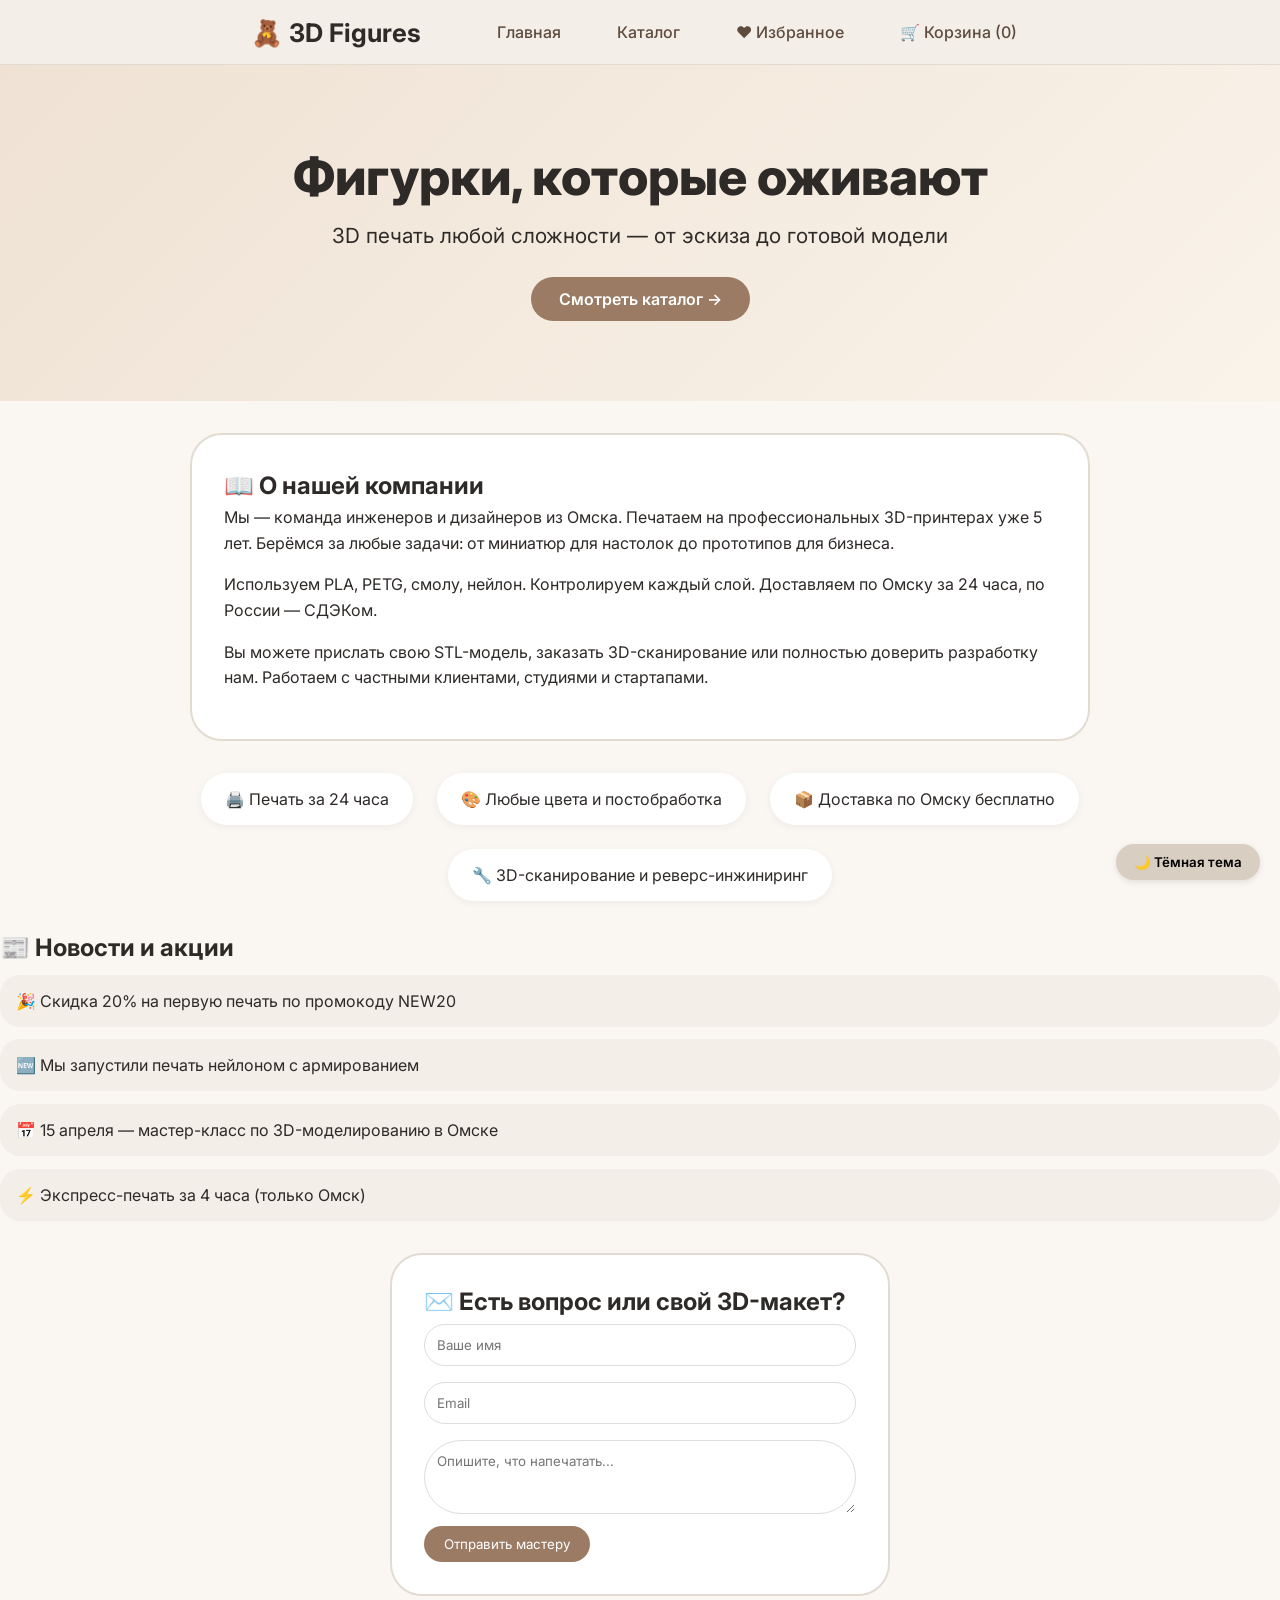
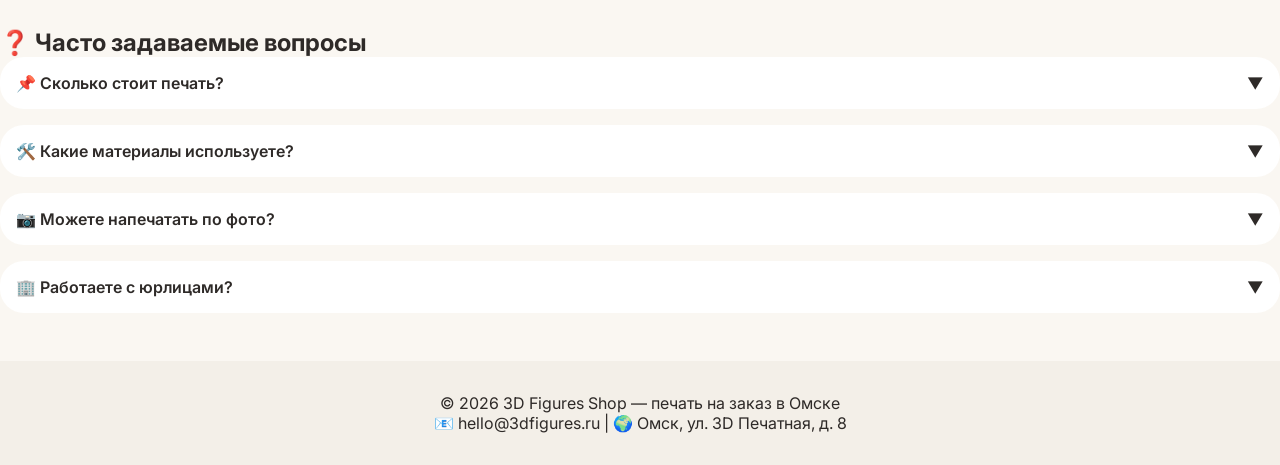
<file: index.html>
<!DOCTYPE html>
<html lang="ru">
<head>
    <meta charset="UTF-8">
    <script type="text/javascript">
        (function(c,l,a,r,i,t,y){
            c[a]=c[a]||function(){(c[a].q=c[a].q||[]).push(arguments)};
            t=l.createElement(r);t.async=1;t.src="https://www.clarity.ms/tag/"+i;
            y=l.getElementsByTagName(r)[0];y.parentNode.insertBefore(t,y);
        })(window, document, "clarity", "script", "w7l7iz6m93");
    </script>
    <meta name="viewport" content="width=device-width, initial-scale=1.0">
    <title>3D Figures — печать на заказ в Омске</title>
    <link rel="stylesheet" href="style.css">
    <link href="https://fonts.googleapis.com/css2?family=Inter:opsz,wght@14..32,300;400;500;600;700;800&display=swap" rel="stylesheet">
</head>
<body>

<div class="emoji-bg-hero">🐉 🦄 🤖 🐱 🦉 🧸 🎨 🖨️ ✨ 🚀 ⚡ 🧙 🗡️ 🏰 🐲 🦊 🐝 🌟 🔥 💎</div>

<button id="themeToggle" class="theme-btn">🌙 Тёмная тема</button>
<button id="goTop" class="go-top">↑ Наверх</button>

<header>
    <div class="logo">🧸 3D Figures</div>
    <nav>
        <a href="index.html">Главная</a>
        <a href="catalog.html">Каталог</a>
        <a href="favorites.html">❤️ Избранное</a>
        <a href="cart.html">🛒 Корзина (<span id="cartCount">0</span>)</a>
    </nav>
</header>

<main>
    <section class="hero">
        <div class="hero-text">
            <h1>Фигурки, которые оживают</h1>
            <p>3D печать любой сложности — от эскиза до готовой модели</p>
            <a href="catalog.html" class="btn-primary">Смотреть каталог →</a>
        </div>
    </section>

    <section class="about-card">
        <h2>📖 О нашей компании</h2>
        <p>Мы — команда инженеров и дизайнеров из Омска. Печатаем на профессиональных 3D-принтерах уже 5 лет. Берёмся за любые задачи: от миниатюр для настолок до прототипов для бизнеса.</p>
        <p>Используем PLA, PETG, смолу, нейлон. Контролируем каждый слой. Доставляем по Омску за 24 часа, по России — СДЭКом.</p>
        <p>Вы можете прислать свою STL-модель, заказать 3D-сканирование или полностью доверить разработку нам. Работаем с частными клиентами, студиями и стартапами.</p>
    </section>

    <section class="features">
        <div class="feature-card">🖨️ Печать за 24 часа</div>
        <div class="feature-card">🎨 Любые цвета и постобработка</div>
        <div class="feature-card">📦 Доставка по Омску бесплатно</div>
        <div class="feature-card">🔧 3D-сканирование и реверс-инжиниринг</div>
    </section>

    <section class="news">
        <h2>📰 Новости и акции</h2>
        <div class="news-item">🎉 Скидка 20% на первую печать по промокоду NEW20</div>
        <div class="news-item">🆕 Мы запустили печать нейлоном с армированием</div>
        <div class="news-item">📅 15 апреля — мастер-класс по 3D-моделированию в Омске</div>
        <div class="news-item">⚡ Экспресс-печать за 4 часа (только Омск)</div>
    </section>

    <section class="contact-form">
        <h2>✉️ Есть вопрос или свой 3D-макет?</h2>
        <form id="feedbackForm">
            <input type="text" placeholder="Ваше имя" required>
            <input type="email" placeholder="Email" required>
            <textarea rows="3" placeholder="Опишите, что напечатать..."></textarea>
            <button type="submit">Отправить мастеру</button>
        </form>
        <p id="formMessage" class="form-message"></p>
    </section>

    <section class="faq">
        <h2>❓ Часто задаваемые вопросы</h2>
        <div class="faq-item">
            <div class="faq-question">📌 Сколько стоит печать? <span class="faq-arrow">▼</span></div>
            <div class="faq-answer">От 500₽ за модель. Точную цену считаем по граммам и времени печати. Для сложных проектов делаем смету бесплатно.</div>
        </div>
        <div class="faq-item">
            <div class="faq-question">🛠️ Какие материалы используете? <span class="faq-arrow">▼</span></div>
            <div class="faq-answer">PLA, PETG, ABS, нейлон, фотополимерная смола. Можем делать прозрачные, гибкие и армированные детали.</div>
        </div>
        <div class="faq-item">
            <div class="faq-question">📷 Можете напечатать по фото? <span class="faq-arrow">▼</span></div>
            <div class="faq-answer">Да, мы моделируем с нуля по фото, чертежам или 3D-скану. Стоимость моделирования от 1000₽.</div>
        </div>
        <div class="faq-item">
            <div class="faq-question">🏢 Работаете с юрлицами? <span class="faq-arrow">▼</span></div>
            <div class="faq-answer">Да, с НДС и без, закрывающие документы. Работаем по договору и безналу.</div>
        </div>
    </section>
</main>

<footer>
    <p>© 2026 3D Figures Shop — печать на заказ в Омске</p>
    <p>📧 hello@3dfigures.ru | 🌍 Омск, ул. 3D Печатная, д. 8</p>
</footer>

<script src="script.js"></script>
</body>
</html>
</file>
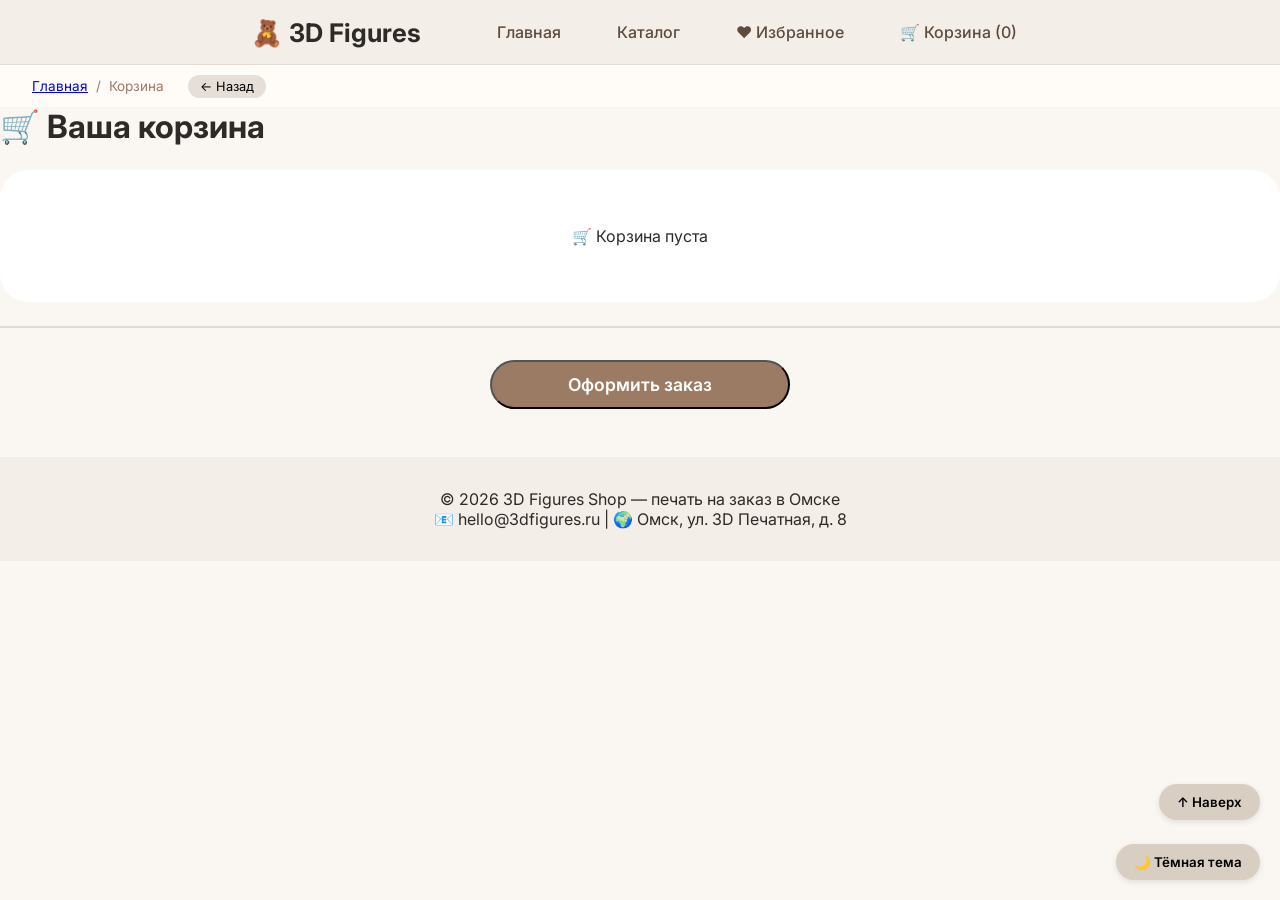
<file: cart.html>
<!DOCTYPE html>
<html lang="ru">
<head>
    <meta charset="UTF-8">
    <script type="text/javascript">
        (function(c,l,a,r,i,t,y){
            c[a]=c[a]||function(){(c[a].q=c[a].q||[]).push(arguments)};
            t=l.createElement(r);t.async=1;t.src="https://www.clarity.ms/tag/"+i;
            y=l.getElementsByTagName(r)[0];y.parentNode.insertBefore(t,y);
        })(window, document, "clarity", "script", "w7l7iz6m93");
    </script>
    <meta name="viewport" content="width=device-width, initial-scale=1.0">
    <title>Корзина — 3D Figures</title>
    <link rel="stylesheet" href="style.css">
    <link href="https://fonts.googleapis.com/css2?family=Inter:opsz,wght@14..32,300;400;500;600;700;800&display=swap" rel="stylesheet">
</head>
<body>

<button id="themeToggle" class="theme-btn">🌙 Тёмная тема</button>
<button id="goTop" class="go-top">↑ Наверх</button>

<header>
    <div class="logo">🧸 3D Figures</div>
    <nav>
        <a href="index.html">Главная</a>
        <a href="catalog.html">Каталог</a>
        <a href="favorites.html">❤️ Избранное</a>
        <a href="cart.html">🛒 Корзина (<span id="cartCount">0</span>)</a>
    </nav>
</header>

<div class="breadcrumbs">
    <a href="index.html">Главная</a> <span>/</span> <span>Корзина</span>
    <button class="back-btn" onclick="history.back()">← Назад</button>
</div>

<main>
    <h1>🛒 Ваша корзина</h1>
    <div id="cartItems" class="cart-items"></div>
    <div id="cartTotal" class="cart-total"></div>
    <button id="checkoutBtn" class="btn-primary checkout-btn">Оформить заказ</button>
</main>

<footer>
    <p>© 2026 3D Figures Shop — печать на заказ в Омске</p>
    <p>📧 hello@3dfigures.ru | 🌍 Омск, ул. 3D Печатная, д. 8</p>
</footer>

<script src="script.js"></script>
</body>
</html>
</file>
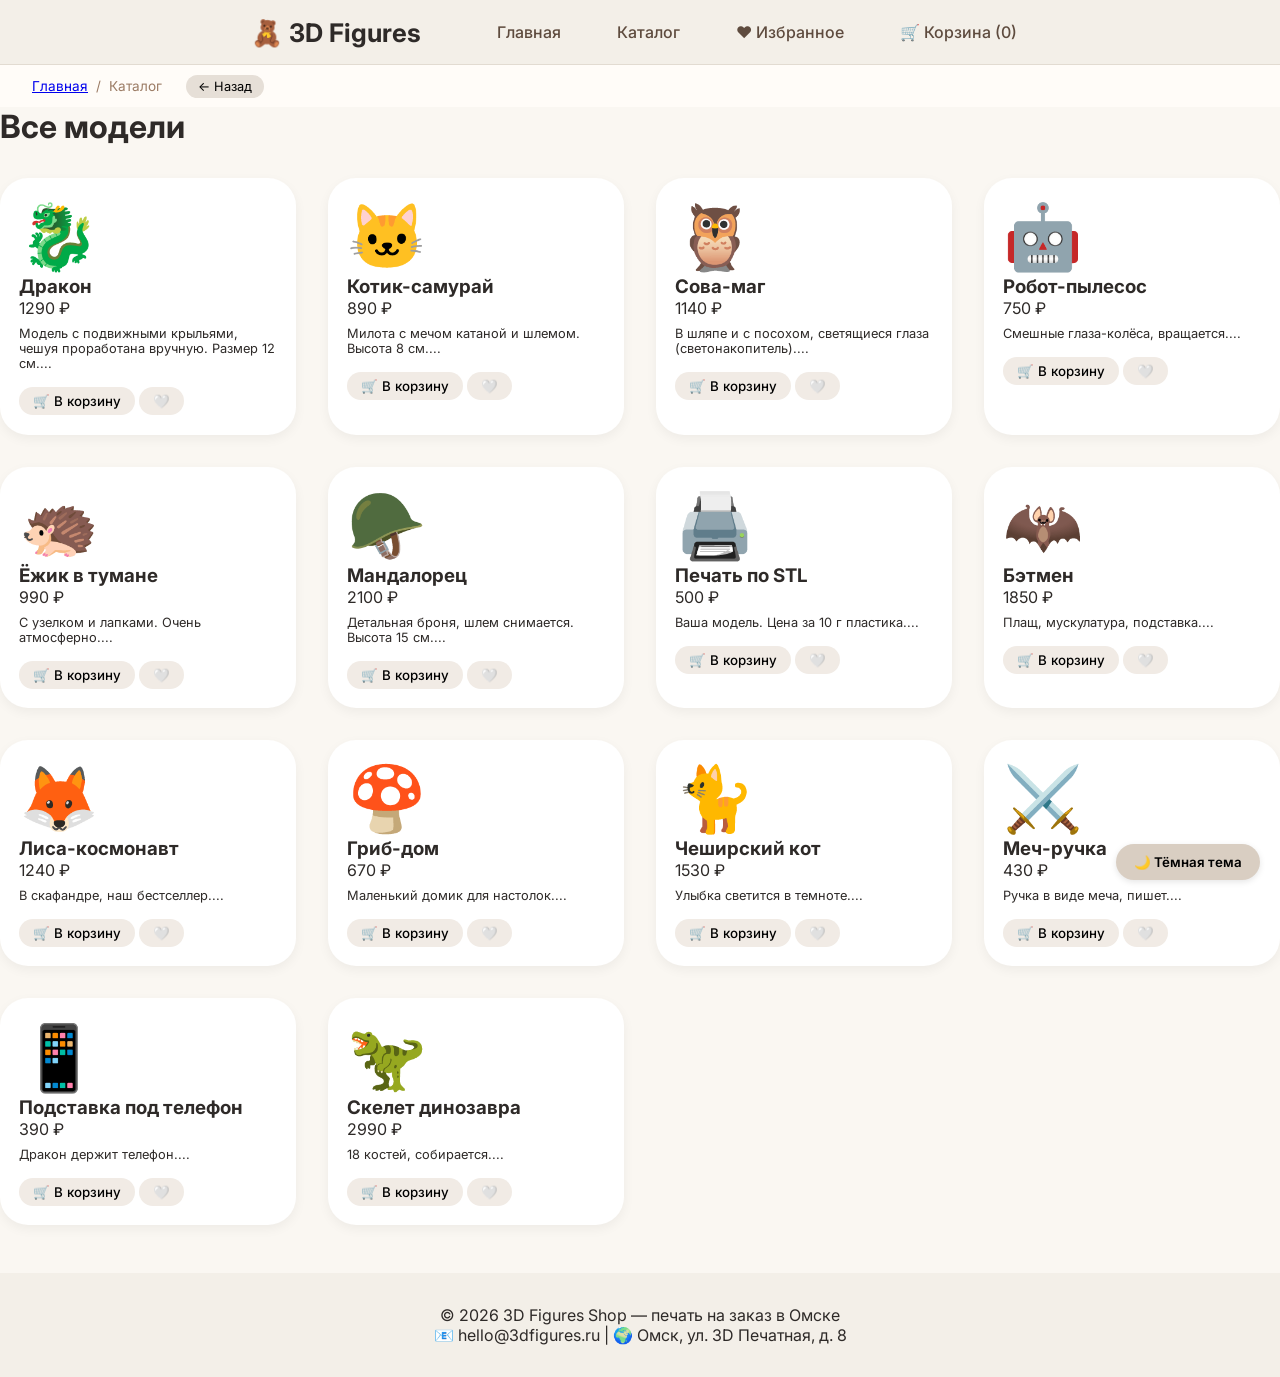
<file: catalog.html>
<!DOCTYPE html>
<html lang="ru">
<head>
    <meta charset="UTF-8">
    <script type="text/javascript">
        (function(c,l,a,r,i,t,y){
            c[a]=c[a]||function(){(c[a].q=c[a].q||[]).push(arguments)};
            t=l.createElement(r);t.async=1;t.src="https://www.clarity.ms/tag/"+i;
            y=l.getElementsByTagName(r)[0];y.parentNode.insertBefore(t,y);
        })(window, document, "clarity", "script", "w7l7iz6m93");
    </script>
    <meta name="viewport" content="width=device-width, initial-scale=1.0">
    <title>Каталог — 3D Figures</title>
    <link rel="stylesheet" href="style.css">
    <link href="https://fonts.googleapis.com/css2?family=Inter:opsz,wght@14..32,300;400;500;600;700;800&display=swap" rel="stylesheet">
</head>
<body>

<button id="themeToggle" class="theme-btn">🌙 Тёмная тема</button>
<button id="goTop" class="go-top">↑ Наверх</button>

<header>
    <div class="logo">🧸 3D Figures</div>
    <nav>
        <a href="index.html">Главная</a>
        <a href="catalog.html">Каталог</a>
        <a href="favorites.html">❤️ Избранное</a>
        <a href="cart.html">🛒 Корзина (<span id="cartCount">0</span>)</a>
    </nav>
</header>

<div class="breadcrumbs">
    <a href="index.html">Главная</a> <span>/</span> <span>Каталог</span>
    <button class="back-btn" onclick="history.back()">← Назад</button>
</div>

<main>
    <h1>Все модели</h1>
    <div class="product-grid" id="catalogGrid"></div>
</main>

<footer>
    <p>© 2026 3D Figures Shop — печать на заказ в Омске</p>
    <p>📧 hello@3dfigures.ru | 🌍 Омск, ул. 3D Печатная, д. 8</p>
</footer>

<script src="script.js"></script>
</body>
</html>
</file>
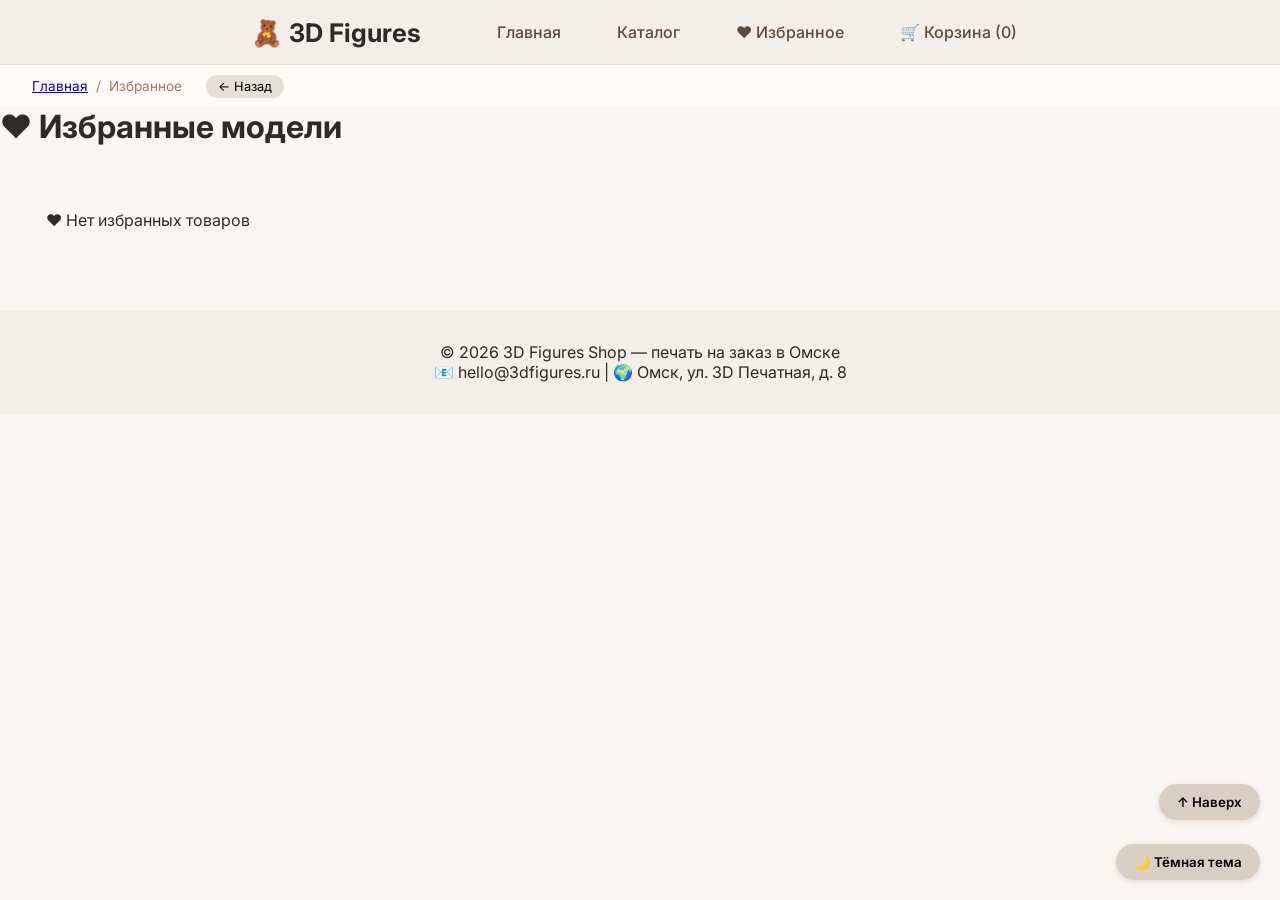
<file: favorites.html>
<!DOCTYPE html>
<html lang="ru">
<head>
    <meta charset="UTF-8">
    <script type="text/javascript">
        (function(c,l,a,r,i,t,y){
            c[a]=c[a]||function(){(c[a].q=c[a].q||[]).push(arguments)};
            t=l.createElement(r);t.async=1;t.src="https://www.clarity.ms/tag/"+i;
            y=l.getElementsByTagName(r)[0];y.parentNode.insertBefore(t,y);
        })(window, document, "clarity", "script", "w7l7iz6m93");
    </script>
    <meta name="viewport" content="width=device-width, initial-scale=1.0">
    <title>Избранное — 3D Figures</title>
    <link rel="stylesheet" href="style.css">
    <link href="https://fonts.googleapis.com/css2?family=Inter:opsz,wght@14..32,300;400;500;600;700;800&display=swap" rel="stylesheet">
</head>
<body>

<button id="themeToggle" class="theme-btn">🌙 Тёмная тема</button>
<button id="goTop" class="go-top">↑ Наверх</button>

<header>
    <div class="logo">🧸 3D Figures</div>
    <nav>
        <a href="index.html">Главная</a>
        <a href="catalog.html">Каталог</a>
        <a href="favorites.html">❤️ Избранное</a>
        <a href="cart.html">🛒 Корзина (<span id="cartCount">0</span>)</a>
    </nav>
</header>

<div class="breadcrumbs">
    <a href="index.html">Главная</a> <span>/</span> <span>Избранное</span>
    <button class="back-btn" onclick="history.back()">← Назад</button>
</div>

<main>
    <h1>❤️ Избранные модели</h1>
    <div id="favoritesGrid" class="product-grid"></div>
</main>

<footer>
    <p>© 2026 3D Figures Shop — печать на заказ в Омске</p>
    <p>📧 hello@3dfigures.ru | 🌍 Омск, ул. 3D Печатная, д. 8</p>
</footer>

<script src="script.js"></script>
</body>
</html>
</file>
<file: style.css>
* {
    margin: 0;
    padding: 0;
    box-sizing: border-box;
    font-family: 'Inter', sans-serif;
    transition: all 0.2s ease;
}
body {
    background-color: #faf7f2;
    color: #2e2a28;
}
body.dark {
    background-color: #1a1a1e;
    color: #e0e0e0;
}
.emoji-bg-hero {
    position: absolute;
    top: 0;
    left: 0;
    width: 100%;
    font-size: 60px;
    opacity: 0.06;
    pointer-events: none;
    white-space: nowrap;
    overflow: hidden;
    z-index: 0;
    line-height: 1.2;
}
.theme-btn, .go-top {
    position: fixed;
    bottom: 20px;
    right: 20px;
    background: #d9cec2;
    border: none;
    padding: 10px 18px;
    border-radius: 40px;
    cursor: pointer;
    z-index: 100;
    font-weight: 600;
    box-shadow: 0 2px 6px rgba(0,0,0,0.1);
}
.theme-btn:hover, .go-top:hover {
    background: #c4b6a8;
    transform: scale(1.02);
}
.go-top { bottom: 80px; }
header {
    background: #f3efe8;
    padding: 1rem 2rem;
    display: flex;
    justify-content: center;
    align-items: center;
    gap: 4rem;
    flex-wrap: wrap;
    position: relative;
    z-index: 2;
    border-bottom: 1px solid #e2dbd1;
}
body.dark header { background: #2a2a2f; border-bottom-color: #444; }
nav {
    display: flex;
    gap: 2rem;
}
nav a {
    text-decoration: none;
    font-weight: 500;
    color: #5e4b3e;
    padding: 6px 12px;
    border-radius: 30px;
}
nav a:hover {
    background: #e6dfd7;
    color: #3a2c22;
}
body.dark nav a:hover { background: #3d3d45; color: white; }
.logo { font-size: 1.6rem; font-weight: 700; }
.hero {
    background: linear-gradient(135deg, #efe2d4, #faf3ea);
    padding: 5rem 2rem;
    text-align: center;
    position: relative;
    z-index: 2;
}
.hero h1 { font-size: 3.2rem; font-weight: 800; margin-bottom: 1rem; }
.hero p { font-size: 1.3rem; margin-bottom: 1.8rem; }
.btn-primary {
    background: #9b7b64;
    color: white;
    padding: 12px 28px;
    border-radius: 40px;
    text-decoration: none;
    font-weight: 600;
    display: inline-block;
}
.btn-primary:hover {
    background: #7f604b;
    transform: translateY(-2px);
    box-shadow: 0 6px 12px rgba(0,0,0,0.1);
}
.about-card {
    background: white;
    border: 2px solid #e2dbd1;
    border-radius: 32px;
    padding: 2rem;
    margin: 2rem auto;
    max-width: 900px;
    line-height: 1.6;
}
body.dark .about-card { background: #2a2a2f; border-color: #555; }
.about-card p { margin-bottom: 1rem; }
.breadcrumbs {
    padding: 0.8rem 2rem;
    background: #fffcf8;
    display: flex;
    gap: 0.5rem;
    align-items: center;
    flex-wrap: wrap;
    font-size: 0.85rem;
}
.breadcrumbs a, .breadcrumbs span { margin-right: 0.3rem; }
.back-btn {
    background: #e6dfd7;
    border: none;
    padding: 4px 12px;
    border-radius: 30px;
    cursor: pointer;
    margin-left: 1rem;
}
.back-btn:hover { background: #d4c9be; }
.product-grid {
    display: grid;
    grid-template-columns: repeat(auto-fill, minmax(260px,1fr));
    gap: 2rem;
    margin: 2rem 0;
}
.product-card {
    background: white;
    border-radius: 28px;
    padding: 1.2rem;
    cursor: pointer;
    box-shadow: 0 4px 12px rgba(0,0,0,0.05);
    transition: 0.2s;
}
.product-card:hover {
    transform: translateY(-6px);
    box-shadow: 0 12px 24px rgba(0,0,0,0.1);
}
body.dark .product-card { background: #2c2c32; }
.product-card button {
    background: #f1ebe5;
    border: none;
    padding: 6px 14px;
    border-radius: 40px;
    margin-top: 8px;
    cursor: pointer;
    font-weight: 500;
}
.product-card button:hover { background: #e2d9d0; transform: scale(0.98); }
.features {
    display: flex;
    flex-wrap: wrap;
    justify-content: center;
    gap: 1.5rem;
    margin: 2rem 0;
}
.feature-card {
    background: white;
    padding: 1rem 1.5rem;
    border-radius: 60px;
    box-shadow: 0 2px 8px rgba(0,0,0,0.05);
}
body.dark .feature-card { background: #2c2c32; }
.news-item {
    background: #f3efe8;
    padding: 1rem;
    border-radius: 20px;
    margin: 0.8rem 0;
}
.contact-form {
    background: white;
    border: 2px solid #e2dbd1;
    border-radius: 32px;
    padding: 2rem;
    max-width: 500px;
    margin: 2rem auto;
}
.contact-form input, .contact-form textarea {
    width: 100%;
    padding: 12px;
    margin: 8px 0;
    border-radius: 40px;
    border: 1px solid #ddd;
}
.contact-form button {
    background: #9b7b64;
    color: white;
    padding: 10px 20px;
    border-radius: 40px;
    border: none;
    cursor: pointer;
}
.contact-form button:hover { background: #7f604b; }
.faq-item {
    background: white;
    border-radius: 24px;
    margin-bottom: 1rem;
    overflow: hidden;
}
body.dark .faq-item { background: #2c2c32; }
.faq-question {
    padding: 1rem;
    font-weight: 600;
    cursor: pointer;
    display: flex;
    justify-content: space-between;
    align-items: center;
}
.faq-answer {
    padding: 0 1rem 1rem 1rem;
    display: none;
    line-height: 1.5;
}
.faq-item.open .faq-answer { display: block; }
.faq-item.open .faq-arrow { transform: rotate(180deg); }
footer {
    background: #f3efe8;
    text-align: center;
    padding: 2rem;
    margin-top: 3rem;
}
body.dark footer { background: #2a2a2f; }
/* === КОМПАКТНЫЕ ХЛЕБНЫЕ КРОШКИ === */
.breadcrumbs {
    padding: 0.6rem 2rem;
    background: #fffcf8;
    display: flex;
    gap: 0.3rem;
    align-items: center;
    flex-wrap: wrap;
    font-size: 0.85rem;
}
.breadcrumbs a, .breadcrumbs span {
    margin-right: 0.2rem;
}
.breadcrumbs span {
    color: #9b7b64;
}
.back-btn {
    background: #e6dfd7;
    border: none;
    padding: 4px 12px;
    border-radius: 30px;
    cursor: pointer;
    margin-left: 1rem;
    font-size: 0.8rem;
}
.back-btn:hover {
    background: #d4c9be;
    transform: scale(0.98);
}

/* === КОРЗИНА === */
.cart-items {
    background: white;
    border-radius: 28px;
    padding: 1.5rem;
    margin: 1.5rem 0;
}
body.dark .cart-items {
    background: #2c2c32;
}
.cart-item {
    display: flex;
    justify-content: space-between;
    align-items: center;
    border-bottom: 1px solid #e2dbd1;
    padding: 1rem 0;
    flex-wrap: wrap;
    gap: 1rem;
}
.cart-item:last-child {
    border-bottom: none;
}
.cart-item-info {
    display: flex;
    align-items: center;
    gap: 1rem;
    flex-wrap: wrap;
}
.cart-item-emoji {
    font-size: 2rem;
}
.cart-item-name {
    font-weight: 600;
}
.cart-item-price {
    color: #9b7b64;
    font-weight: 500;
}
.cart-item-remove {
    background: #fae9df;
    border: none;
    padding: 6px 14px;
    border-radius: 40px;
    cursor: pointer;
}
.cart-item-remove:hover {
    background: #f0d5c4;
}
.cart-total {
    font-size: 1.4rem;
    font-weight: 700;
    text-align: right;
    margin: 1rem 0;
    padding-top: 1rem;
    border-top: 2px solid #e2dbd1;
}
.checkout-btn {
    display: block;
    width: 100%;
    max-width: 300px;
    margin: 1rem auto;
    text-align: center;
    font-size: 1.1rem;
}

/* === ПОДСВЕТКА КНОПОК === */
button, .btn-primary, .back-btn, .theme-btn, .go-top, .cart-item-remove {
    transition: all 0.2s ease;
}
button:hover, .btn-primary:hover, .back-btn:hover, .theme-btn:hover, .go-top:hover, .cart-item-remove:hover {
    filter: brightness(0.95);
    transform: translateY(-1px);
}
.product-card button:active {
    transform: scale(0.96);
}
</file>
